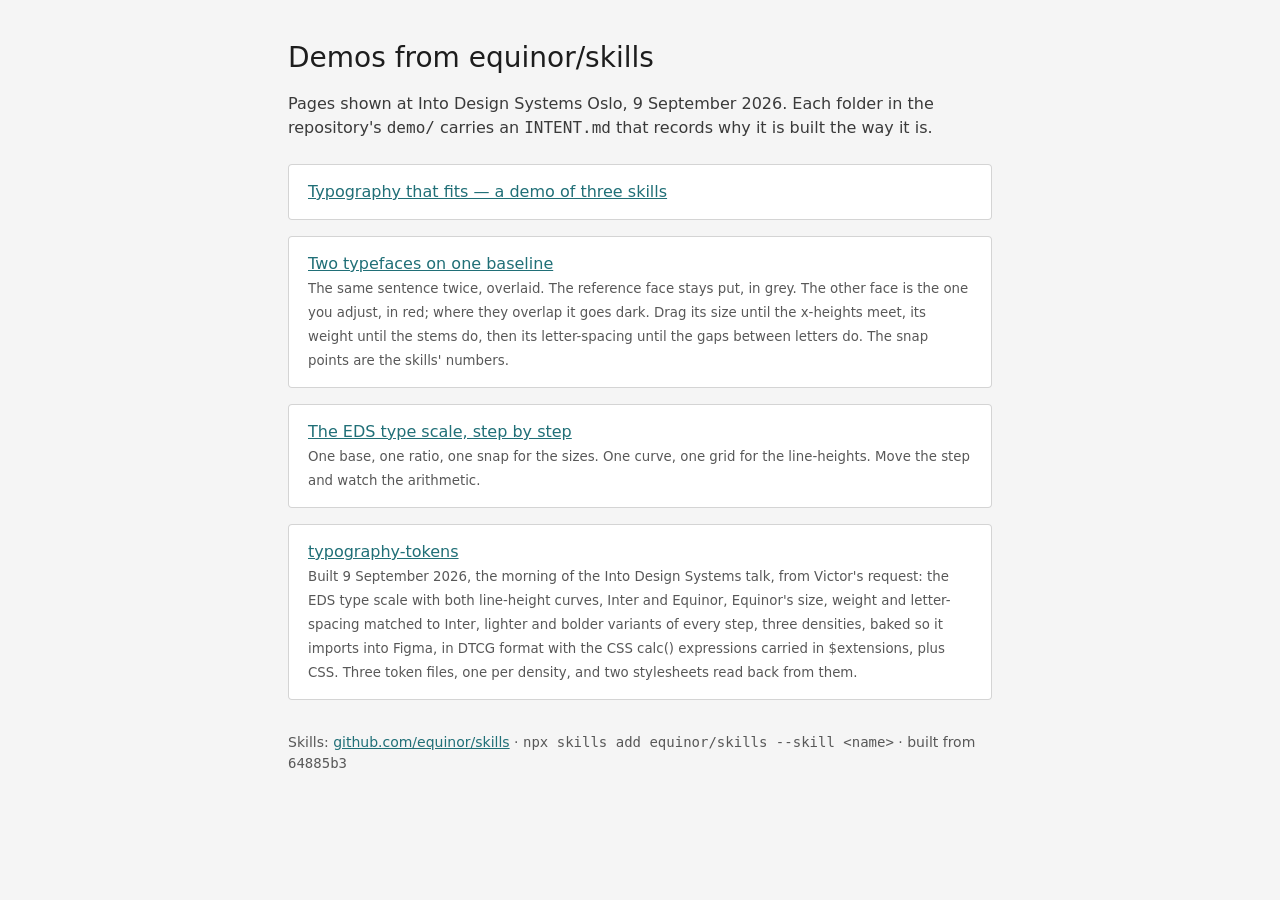
<file: index.html>
<!doctype html>
<html lang="en">
<head>
<meta charset="utf-8">
<meta name="viewport" content="width=device-width, initial-scale=1">
<title>equinor/skills — demos</title>
<style>
  @font-face { font-family: Inter; src: url(https://cdn.eds.equinor.com/font/InterVariable.woff2) format("woff2-variations"); font-weight: 100 900; font-display: swap; }
  html { background: oklch(0.97 0 0); color: oklch(0.23 0 0); }
  body { margin: 0; font-family: Inter, system-ui, sans-serif; font-size: 1rem; line-height: 1.5; }
  main { max-width: 44rem; margin: 0 auto; padding: 2.5rem 2rem; }
  h1 { font-size: 1.75rem; line-height: 2.25rem; font-weight: 500; margin: 0 0 0.5rem; }
  p, li { color: oklch(0.35 0 0); }
  ul { padding: 0; list-style: none; display: grid; gap: 1rem; margin: 1.5rem 0; }
  li { padding: 1rem 1.25rem; background: oklch(0.999 0 0); border-radius: 4px; box-shadow: inset 0 0 0 1px oklch(0.87 0 0); }
  ul.files { gap: 0.5rem; }
  ul.files li { padding: 0.75rem 1rem; font-family: ui-monospace, monospace; font-size: 0.9375rem; }
  a { color: oklch(0.5 0.075 204.6); } a b { font-weight: 500; }
  small { color: oklch(0.46 0 0); font-family: Inter, system-ui, sans-serif; }
  ul.files small { margin-left: 0.5rem; }
  footer { margin-top: 2rem; font-size: 0.875rem; color: oklch(0.46 0 0); }
</style>
</head>
<body>
<main>
  <h1>Demos from equinor/skills</h1>
  <p>Pages shown at Into Design Systems Oslo, 9 September 2026. Each folder in the
     repository's <code>demo/</code> carries an <code>INTENT.md</code> that records why it is
     built the way it is.</p>
  <ul>
      <li><a href="typography/"><b>Typography that fits — a demo of three skills</b></a></li>
      <li><a href="typography-overlay/"><b>Two typefaces on one baseline</b></a><br><small>The same sentence twice, overlaid. The reference face stays put, in grey. The other face is the one you adjust, in red; where they overlap it goes dark. Drag its size until the x-heights meet, its weight until the stems do, then its letter-spacing until the gaps between letters do. The snap points are the skills&#x27; numbers.</small></li>
      <li><a href="typography-scale/"><b>The EDS type scale, step by step</b></a><br><small>One base, one ratio, one snap for the sizes. One curve, one grid for the line-heights. Move the step and watch the arithmetic.</small></li>
      <li><a href="typography-tokens/"><b>typography-tokens</b></a><br><small>Built 9 September 2026, the morning of the Into Design Systems talk, from Victor&#x27;s request: the EDS type scale with both line-height curves, Inter and Equinor, Equinor&#x27;s size, weight and letter-spacing matched to Inter, lighter and bolder variants of every step, three densities, baked so it imports into Figma, in DTCG format with the CSS calc() expressions carried in $extensions, plus CSS. Three token files, one per density, and two stylesheets read back from them.</small></li>
  </ul>
  <footer>Skills: <a href="https://github.com/equinor/skills">github.com/equinor/skills</a> ·
    <code>npx skills add equinor/skills --skill &lt;name&gt;</code> · built from <code>64885b3</code></footer>
</main>
</body>
</html>
</file>
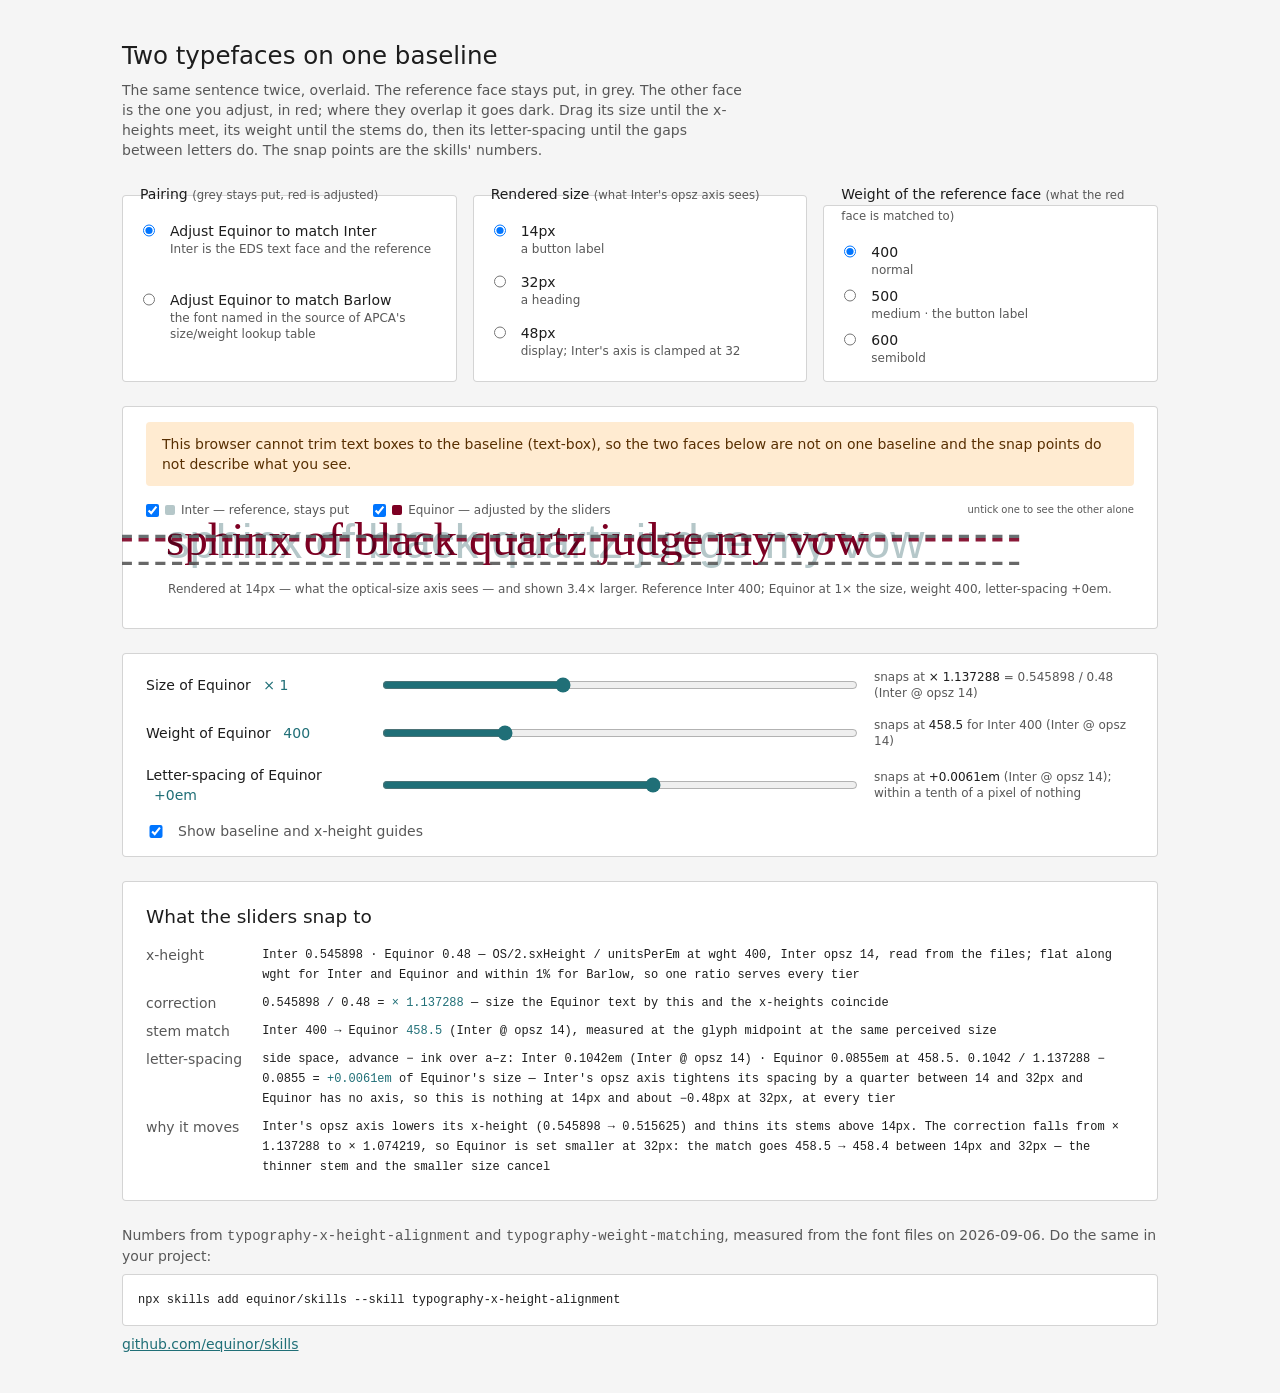
<file: typography-overlay/index.html>
<!doctype html>
<html lang="en">
<head>
<meta charset="utf-8">
<meta name="viewport" content="width=device-width, initial-scale=1">
<title>Two typefaces on one baseline</title>
<link rel="preconnect" href="https://fonts.googleapis.com">
<link rel="preconnect" href="https://fonts.gstatic.com" crossorigin>
<link rel="stylesheet" href="https://fonts.googleapis.com/css2?family=Barlow:wght@400;500;600&display=block">
<link rel="stylesheet" href="overlay.css">
</head>
<body>
<main class="stage">
  <header class="head">
    <h1>Two typefaces on one baseline</h1>
    <p class="hint">The same sentence twice, overlaid. The reference face stays put, in grey. The other face is the one you adjust, in red; where they overlap it goes dark. Drag its size until the x-heights meet, its weight until the stems do, then its letter-spacing until the gaps between letters do. The snap points are the skills' numbers.</p>
  </header>

  <section class="controls">
    <fieldset class="control">
      <legend class="control__label">Pairing <small>(grey stays put, red is adjusted)</small></legend>
      <label><input type="radio" name="ref" value="inter" checked> <span><b>Adjust Equinor to match Inter</b> <small>Inter is the EDS text face and the reference</small></span></label>
      <label><input type="radio" name="ref" value="barlow"> <span><b>Adjust Equinor to match Barlow</b> <small>the font named in the source of APCA's size/weight lookup table</small></span></label>
    </fieldset>
    <fieldset class="control">
      <legend class="control__label">Rendered size <small>(what Inter's opsz axis sees)</small></legend>
      <label><input type="radio" name="px" value="14" checked> <span><b>14px</b> <small>a button label</small></span></label>
      <label><input type="radio" name="px" value="32"> <span><b>32px</b> <small>a heading</small></span></label>
      <label><input type="radio" name="px" value="48"> <span><b>48px</b> <small>display; Inter's axis is clamped at 32</small></span></label>
    </fieldset>
    <fieldset class="control">
      <legend class="control__label">Weight of the reference face <small>(what the red face is matched to)</small></legend>
      <label><input type="radio" name="tier" value="400" checked> <span><b>400</b> <small>normal</small></span></label>
      <label><input type="radio" name="tier" value="500"> <span><b>500</b> <small>medium · the button label</small></span></label>
      <label><input type="radio" name="tier" value="600"> <span><b>600</b> <small>semibold</small></span></label>
    </fieldset>
  </section>

  <section class="surface overlay" id="overlay" data-guides="on" data-show-ref="on" data-show-target="on">
    <p class="key">
      <label class="key__ref"><input type="checkbox" id="show-ref" checked> <span id="key-ref">Inter — reference, stays put</span></label>
      <label class="key__target"><input type="checkbox" id="show-target" checked> <span id="key-target">Equinor — adjusted by the sliders</span></label>
      <small>untick one to see the other alone</small>
    </p>
    <div class="pair" id="pair">
      <span class="face face--ref" id="ref">sphinx of black quartz judge my vow</span>
      <span class="face face--target" id="target">sphinx of black quartz judge my vow</span>
      <i class="guide guide--baseline" aria-hidden="true"></i>
      <i class="guide guide--xref" id="xref" aria-hidden="true"></i>
      <i class="guide guide--xtarget" id="xtarget" aria-hidden="true"></i>
    </div>
    <p class="overlay__note" id="scale-note"></p>
  </section>

  <section class="sliders">
    <label class="slider">
      <span class="slider__label"><b id="size-label">Size of Equinor</b> <output id="size-out"></output></span>
      <input type="range" id="size" min="0.85" max="1.25" step="0.001" value="1">
      <span class="slider__snap" id="size-snap"></span>
    </label>
    <label class="slider">
      <span class="slider__label"><b id="weight-label">Weight of Equinor</b> <output id="weight-out"></output></span>
      <input type="range" id="weight" min="300" max="700" step="0.1" value="400">
      <span class="slider__snap" id="weight-snap"></span>
    </label>
    <label class="slider">
      <span class="slider__label"><b id="tracking-label">Letter-spacing of Equinor</b> <output id="tracking-out"></output></span>
      <input type="range" id="tracking" min="-0.04" max="0.03" step="0.0005" value="0">
      <span class="slider__snap" id="tracking-snap"></span>
    </label>
    <label class="check"><input type="checkbox" id="guides" checked> <span>Show baseline and x-height guides</span></label>
  </section>

  <section class="surface readout">
    <h2>What the sliders snap to</h2>
    <dl id="readout"></dl>
  </section>

  <footer class="foot">
    <p>Numbers from <code>typography-x-height-alignment</code> and <code>typography-weight-matching</code>, measured from the font files on 2026-09-06. Do the same in your project:</p>
    <pre><code>npx skills add equinor/skills --skill typography-x-height-alignment</code></pre>
    <p><a href="https://github.com/equinor/skills">github.com/equinor/skills</a></p>
  </footer>
</main>
<script src="overlay.js"></script>
</body>
</html>
</file>
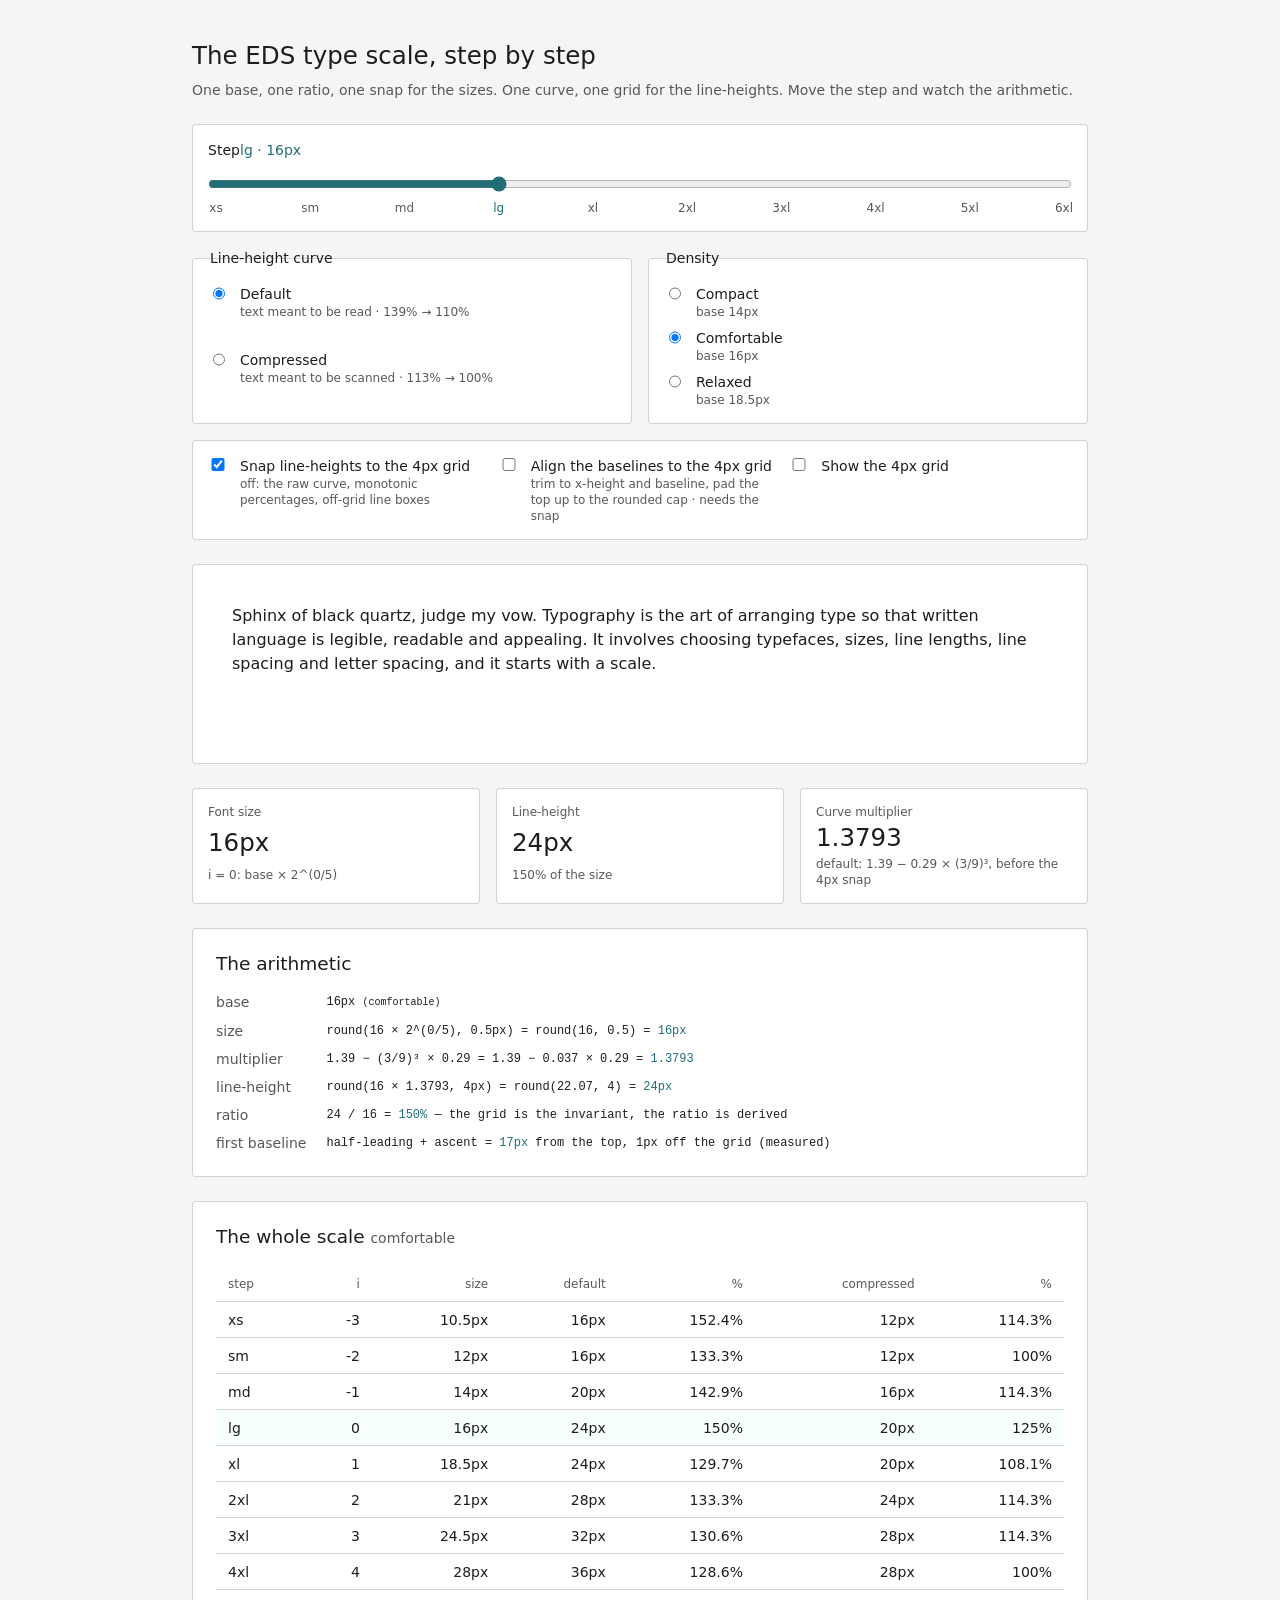
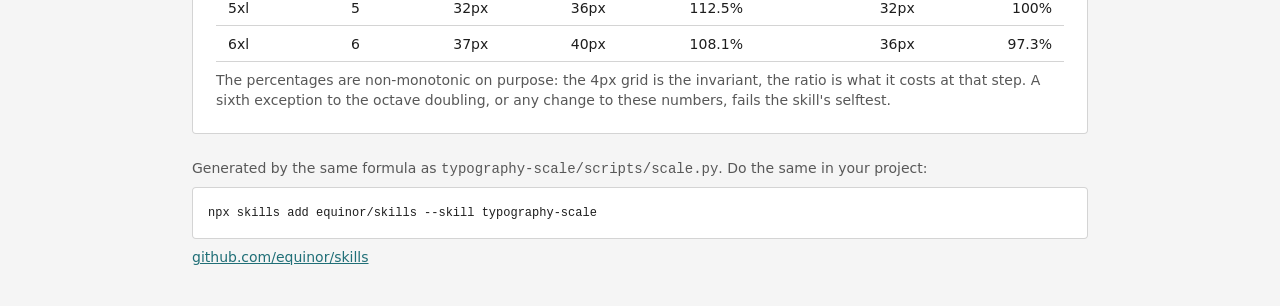
<file: typography-scale/index.html>
<!doctype html>
<html lang="en">
<head>
<meta charset="utf-8">
<meta name="viewport" content="width=device-width, initial-scale=1">
<title>The EDS type scale, step by step</title>
<link rel="stylesheet" href="explorer.css">
</head>
<body>
<main class="stage">
  <header class="head">
    <h1>The EDS type scale, step by step</h1>
    <p class="hint">One base, one ratio, one snap for the sizes. One curve, one grid for the line-heights. Move the step and watch the arithmetic.</p>
  </header>

  <section class="controls">
    <div class="control control--range">
      <label for="step" class="control__label">Step <output id="step-label">lg · 16px</output></label>
      <input type="range" id="step" min="0" max="9" value="3" step="1">
      <ol class="ticks" id="ticks"></ol>
    </div>
    <fieldset class="control">
      <legend class="control__label">Line-height curve</legend>
      <label><input type="radio" name="curve" value="default" checked> <span><b>Default</b> <small>text meant to be read · 139% → 110%</small></span></label>
      <label><input type="radio" name="curve" value="compressed"> <span><b>Compressed</b> <small>text meant to be scanned · 113% → 100%</small></span></label>
    </fieldset>
    <fieldset class="control">
      <legend class="control__label">Density</legend>
      <label><input type="radio" name="density" value="compact"> <span><b>Compact</b> <small>base 14px</small></span></label>
      <label><input type="radio" name="density" value="comfortable" checked> <span><b>Comfortable</b> <small>base 16px</small></span></label>
      <label><input type="radio" name="density" value="relaxed"> <span><b>Relaxed</b> <small>base 18.5px</small></span></label>
    </fieldset>
    <div class="control control--checks">
      <label><input type="checkbox" id="snap" checked> <span><b>Snap line-heights to the 4px grid</b> <small>off: the raw curve, monotonic percentages, off-grid line boxes</small></span></label>
      <label><input type="checkbox" id="baseline"> <span><b>Align the baselines to the 4px grid</b> <small>trim to x-height and baseline, pad the top up to the rounded cap · needs the snap</small></span></label>
      <label><input type="checkbox" id="guides"> <span><b>Show the 4px grid</b></span></label>
    </div>
  </section>

  <section class="preview surface" id="preview" data-guides="off" data-baseline="off">
    <p id="sample">Sphinx of black quartz, judge my vow. Typography is the art of arranging type so that written language is legible, readable and appealing. It involves choosing typefaces, sizes, line lengths, line spacing and letter spacing, and it starts with a scale.</p>
  </section>

  <section class="tiles">
    <div class="tile"><span class="tile__label">Font size</span><output class="tile__value" id="t-size">16px</output><span class="tile__note" id="t-size-note">step 0 of the octave</span></div>
    <div class="tile"><span class="tile__label">Line-height</span><output class="tile__value" id="t-lh">24px</output><span class="tile__note" id="t-lh-note">150% of the size</span></div>
    <div class="tile"><span class="tile__label">Curve multiplier</span><output class="tile__value" id="t-mult">1.379</output><span class="tile__note" id="t-mult-note"></span></div>
  </section>

  <section class="breakdown surface">
    <h2>The arithmetic</h2>
    <dl id="breakdown"></dl>
  </section>

  <section class="table surface">
    <h2>The whole scale <small id="table-density">comfortable</small></h2>
    <table id="table">
      <thead><tr><th>step</th><th>i</th><th>size</th><th>default</th><th>%</th><th>compressed</th><th>%</th></tr></thead>
      <tbody></tbody>
    </table>
    <p class="hint">The percentages are non-monotonic on purpose: the 4px grid is the invariant, the ratio is what it costs at that step. A sixth exception to the octave doubling, or any change to these numbers, fails the skill's selftest.</p>
  </section>

  <footer class="foot">
    <p>Generated by the same formula as <code>typography-scale/scripts/scale.py</code>. Do the same in your project:</p>
    <pre><code>npx skills add equinor/skills --skill typography-scale</code></pre>
    <p><a href="https://github.com/equinor/skills">github.com/equinor/skills</a></p>
  </footer>
</main>
<script src="explorer.js"></script>
</body>
</html>
</file>
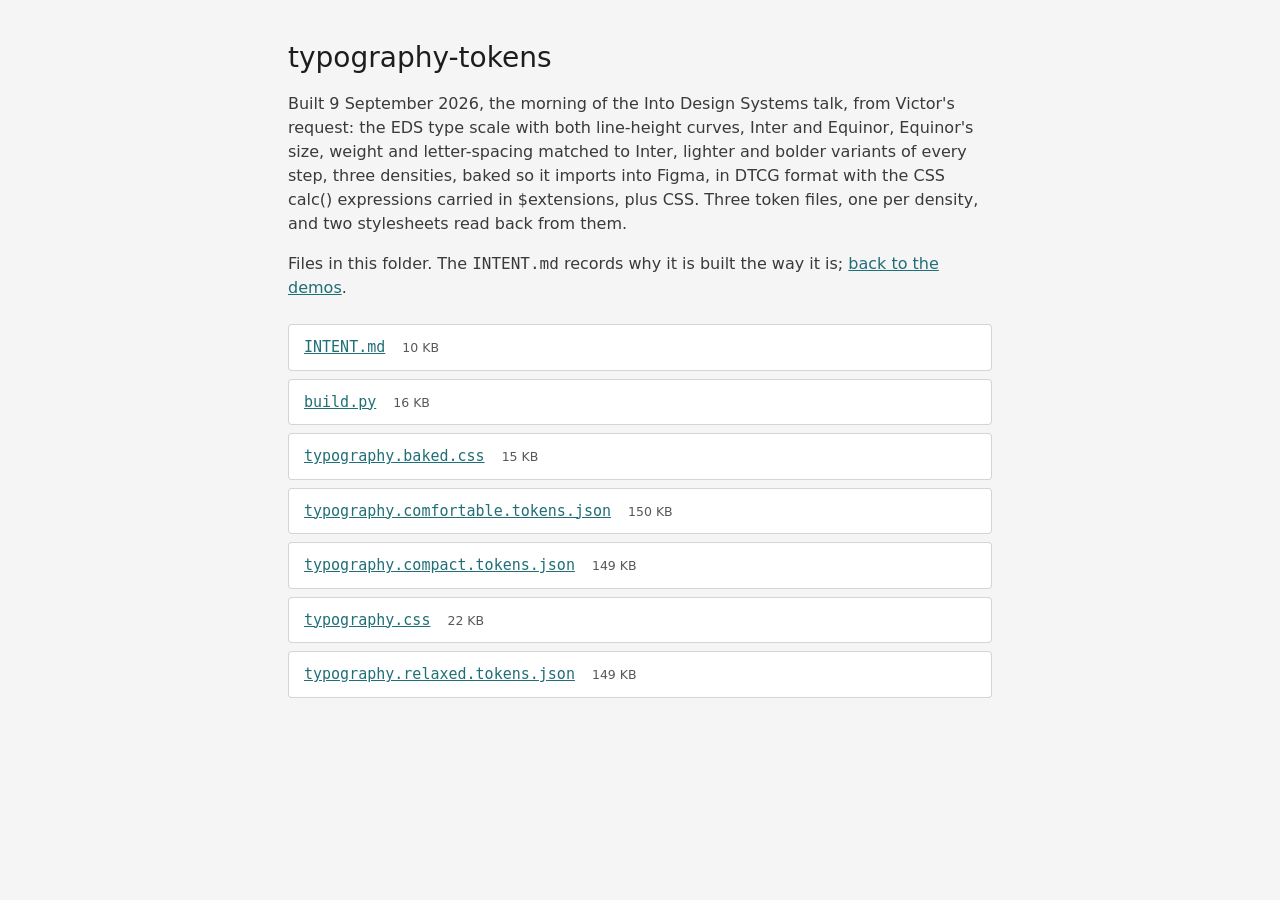
<file: typography-tokens/index.html>
<!doctype html>
<html lang="en">
<head>
<meta charset="utf-8">
<meta name="viewport" content="width=device-width, initial-scale=1">
<title>typography-tokens — equinor/skills</title>
<style>
  @font-face { font-family: Inter; src: url(https://cdn.eds.equinor.com/font/InterVariable.woff2) format("woff2-variations"); font-weight: 100 900; font-display: swap; }
  html { background: oklch(0.97 0 0); color: oklch(0.23 0 0); }
  body { margin: 0; font-family: Inter, system-ui, sans-serif; font-size: 1rem; line-height: 1.5; }
  main { max-width: 44rem; margin: 0 auto; padding: 2.5rem 2rem; }
  h1 { font-size: 1.75rem; line-height: 2.25rem; font-weight: 500; margin: 0 0 0.5rem; }
  p, li { color: oklch(0.35 0 0); }
  ul { padding: 0; list-style: none; display: grid; gap: 1rem; margin: 1.5rem 0; }
  li { padding: 1rem 1.25rem; background: oklch(0.999 0 0); border-radius: 4px; box-shadow: inset 0 0 0 1px oklch(0.87 0 0); }
  ul.files { gap: 0.5rem; }
  ul.files li { padding: 0.75rem 1rem; font-family: ui-monospace, monospace; font-size: 0.9375rem; }
  a { color: oklch(0.5 0.075 204.6); } a b { font-weight: 500; }
  small { color: oklch(0.46 0 0); font-family: Inter, system-ui, sans-serif; }
  ul.files small { margin-left: 0.5rem; }
  footer { margin-top: 2rem; font-size: 0.875rem; color: oklch(0.46 0 0); }
</style>
</head>
<body>
<main>
  <h1>typography-tokens</h1>
  <p>Built 9 September 2026, the morning of the Into Design Systems talk, from Victor&#x27;s request: the EDS type scale with both line-height curves, Inter and Equinor, Equinor&#x27;s size, weight and letter-spacing matched to Inter, lighter and bolder variants of every step, three densities, baked so it imports into Figma, in DTCG format with the CSS calc() expressions carried in $extensions, plus CSS. Three token files, one per density, and two stylesheets read back from them.</p>
  <p>Files in this folder. The <code>INTENT.md</code> records why it is built the way it is;
     <a href="../">back to the demos</a>.</p>
  <ul class="files">
      <li><a href="INTENT.md">INTENT.md</a> <small>10 KB</small></li>
      <li><a href="build.py">build.py</a> <small>16 KB</small></li>
      <li><a href="typography.baked.css">typography.baked.css</a> <small>15 KB</small></li>
      <li><a href="typography.comfortable.tokens.json">typography.comfortable.tokens.json</a> <small>150 KB</small></li>
      <li><a href="typography.compact.tokens.json">typography.compact.tokens.json</a> <small>149 KB</small></li>
      <li><a href="typography.css">typography.css</a> <small>22 KB</small></li>
      <li><a href="typography.relaxed.tokens.json">typography.relaxed.tokens.json</a> <small>149 KB</small></li>
  </ul>
</main>
</body>
</html>
</file>
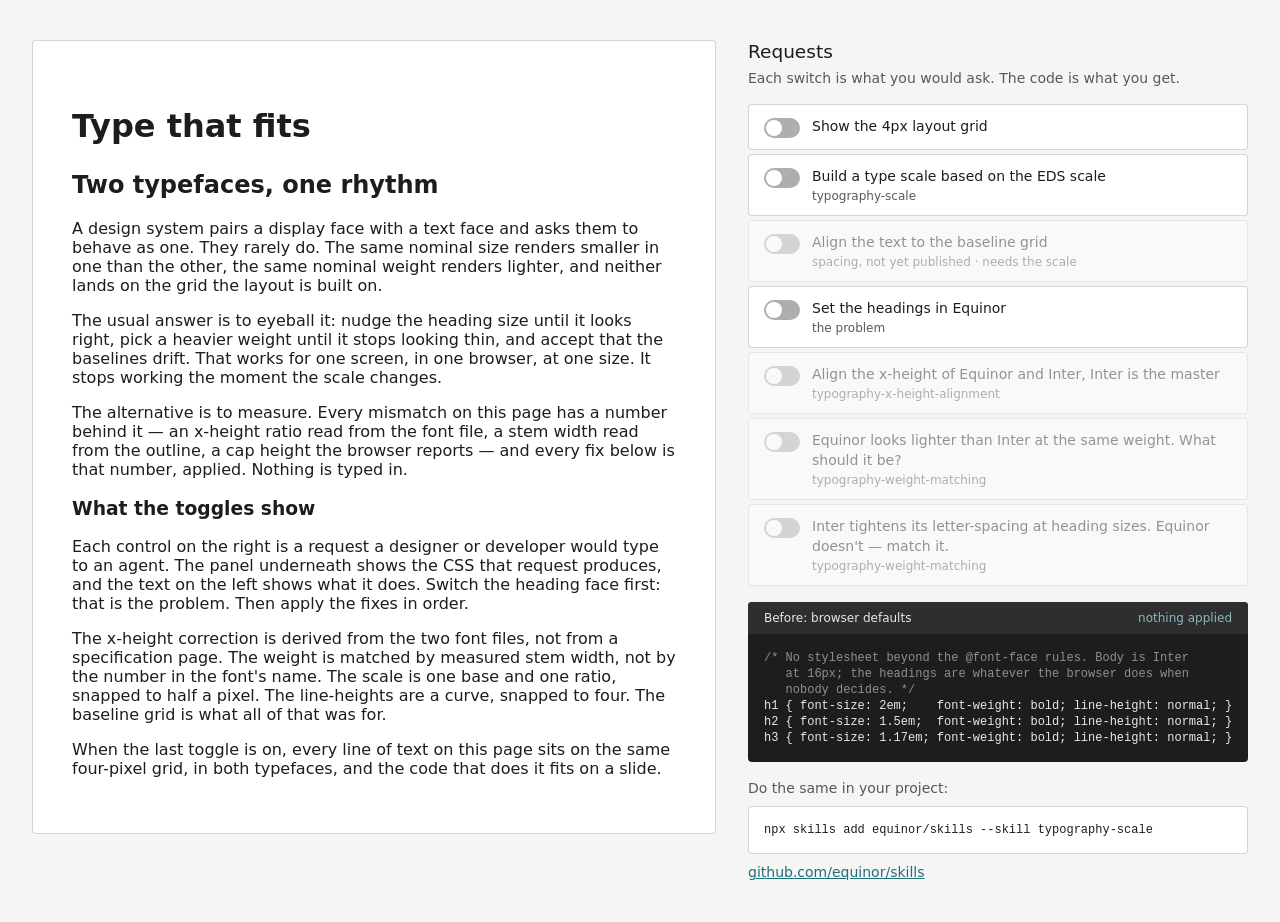
<file: typography/index.html>
<!doctype html>
<html lang="en">
<head>
<meta charset="utf-8">
<meta name="viewport" content="width=device-width, initial-scale=1">
<title>Typography that fits — a demo of three skills</title>
<link rel="stylesheet" href="demo.css">
</head>
<body>
<main class="stage">

  <article class="surface" id="article" data-guides="off" data-swap="off" data-xheight="off" data-weight="off" data-scale="off" data-baseline="off">
    <h1>Type that fits</h1>
    <h2>Two typefaces, one rhythm</h2>
    <p class="lead">A design system pairs a display face with a text face and asks them to behave as one. They rarely do. The same nominal size renders smaller in one than the other, the same nominal weight renders lighter, and neither lands on the grid the layout is built on.</p>
    <p>The usual answer is to eyeball it: nudge the heading size until it looks right, pick a heavier weight until it stops looking thin, and accept that the baselines drift. That works for one screen, in one browser, at one size. It stops working the moment the scale changes.</p>
    <p>The alternative is to measure. Every mismatch on this page has a number behind it — an x-height ratio read from the font file, a stem width read from the outline, a cap height the browser reports — and every fix below is that number, applied. Nothing is typed in.</p>
    <h3>What the toggles show</h3>
    <p>Each control on the right is a request a designer or developer would type to an agent. The panel underneath shows the CSS that request produces, and the text on the left shows what it does. Switch the heading face first: that is the problem. Then apply the fixes in order.</p>
    <p>The x-height correction is derived from the two font files, not from a specification page. The weight is matched by measured stem width, not by the number in the font's name. The scale is one base and one ratio, snapped to half a pixel. The line-heights are a curve, snapped to four. The baseline grid is what all of that was for.</p>
    <p>When the last toggle is on, every line of text on this page sits on the same four-pixel grid, in both typefaces, and the code that does it fits on a slide.</p>
  </article>

  <aside class="panel">
    <header class="panel__head">
      <h2 class="panel__title">Requests</h2>
      <p class="panel__hint">Each switch is what you would ask. The code is what you get.</p>
    </header>

    <ul class="controls">
      <li><label><input type="checkbox" data-control="guides"> <span><b>Show the 4px layout grid</b></span></label></li>
      <li><label><input type="checkbox" data-control="scale"> <span><b>Build a type scale based on the EDS scale</b> <small>typography-scale</small></span></label></li>
      <li><label><input type="checkbox" data-control="baseline" disabled> <span><b>Align the text to the baseline grid</b> <small>spacing, not yet published · needs the scale</small></span></label></li>
      <li><label><input type="checkbox" data-control="swap"> <span><b>Set the headings in Equinor</b> <small>the problem</small></span></label></li>
      <li><label><input type="checkbox" data-control="xheight" disabled> <span><b>Align the x-height of Equinor and Inter, Inter is the master</b> <small>typography-x-height-alignment</small></span></label></li>
      <li><label><input type="checkbox" data-control="weight" disabled> <span><b>Equinor looks lighter than Inter at the same weight. What should it be?</b> <small>typography-weight-matching</small></span></label></li>
      <li><label><input type="checkbox" data-control="tracking" disabled> <span><b>Inter tightens its letter-spacing at heading sizes. Equinor doesn't — match it.</b> <small>typography-weight-matching</small></span></label></li>
    </ul>

    <section class="code" aria-live="polite">
      <div class="code__bar"><span id="code-title">Before: browser defaults</span><span class="code__state" id="code-state">nothing applied</span></div>
      <pre id="code"><code>/* No stylesheet beyond the @font-face rules. Body is Inter
   at 16px; the headings are whatever the browser does when
   nobody decides. */
h1 { font-size: 2em;    font-weight: bold; line-height: normal; }
h2 { font-size: 1.5em;  font-weight: bold; line-height: normal; }
h3 { font-size: 1.17em; font-weight: bold; line-height: normal; }</code></pre>
    </section>

    <footer class="panel__foot">
      <p>Do the same in your project:</p>
      <pre><code>npx skills add equinor/skills --skill typography-scale</code></pre>
      <p><a href="https://github.com/equinor/skills">github.com/equinor/skills</a></p>
    </footer>
  </aside>

</main>
<script src="demo.js"></script>
</body>
</html>
</file>
<file: typography-overlay/overlay.css>
/* Overlay demo — equinor/skills, demo/typography-overlay. Same tokens as the
 * other demos. Inter and Equinor from the EDS CDN (raw files, no size-adjust);
 * Barlow from Google Fonts (SIL OFL). Nothing is bundled. */
@font-face { font-family: Inter; src: url(https://cdn.eds.equinor.com/font/InterVariable.woff2) format("woff2-variations"); font-weight: 100 900; font-display: block; }
@font-face { font-family: Equinor; src: url(https://cdn.eds.equinor.com/font/EquinorVariable-VF.woff2) format("woff2-variations"); font-weight: 300 700; font-display: block; }
@font-face { font-family: CommitMono; src: url(https://cdn.eds.equinor.com/font/CommitMonoV143-VF.woff2) format("woff2-variations"); font-weight: 1 999; font-display: swap; }

:root {
  --color-canvas: oklch(0.97 0 0); --color-surface: oklch(0.999 0 0);
  --color-border-subtle: oklch(0.87 0 0); --color-border-medium: oklch(0.75 0 0);
  --color-text-subtle: oklch(0.46 0 0); --color-text-strong: oklch(0.23 0 0);
  --color-accent: oklch(0.5 0.075 204.6); --color-accent-surface: oklch(0.999 0.01 184.6);
  --color-ref: #B5C7C9;                     /* the reference stays put: pale grey-blue, quiet under the red (Victor, 8 Sept) */
  --color-target: #7D0023;                  /* the adjusted face: deep red; multiply on white → dark where they overlap */
  --space-xs: 8px; --space-sm: 12px; --space-md: 16px; --space-lg: 20px; --space-xl: 24px; --space-2xl: 32px; --space-3xl: 40px;
  --radius: 4px;
  --_base: 1rem;
  --font-size-sm: round(calc(var(--_base) * pow(2, -2/5)), 0.03125rem);
  --font-size-md: round(calc(var(--_base) * pow(2, -1/5)), 0.03125rem);
  --font-size-xl: round(calc(var(--_base) * pow(2, 1/5)), 0.03125rem);
  --font-size-3xl: round(calc(var(--_base) * pow(2, 3/5)), 0.03125rem);
  --line-height-sm: round(calc(var(--font-size-sm) * (1.39 - pow(1/9, 3) * 0.29)), 4px);
  --line-height-md: round(calc(var(--font-size-md) * (1.39 - pow(2/9, 3) * 0.29)), 4px);
  --line-height-xl: round(calc(var(--font-size-xl) * (1.39 - pow(4/9, 3) * 0.29)), 4px);
  --line-height-3xl: round(calc(var(--font-size-3xl) * (1.39 - pow(6/9, 3) * 0.29)), 4px);
}
*, *::before, *::after { box-sizing: border-box; }
html { background: var(--color-canvas); color: var(--color-text-strong); }
body { margin: 0; font-family: Inter, system-ui, sans-serif; font-size: var(--font-size-md); line-height: var(--line-height-md); }
.stage { max-width: 1100px; margin: 0 auto; padding: var(--space-3xl) var(--space-2xl); display: grid; gap: var(--space-xl); }
h1 { margin: 0; font-size: var(--font-size-3xl); line-height: var(--line-height-3xl); font-weight: 500; }
h2 { margin: 0 0 var(--space-md); font-size: var(--font-size-xl); line-height: var(--line-height-xl); font-weight: 500; }
.hint { margin: var(--space-xs) 0 0; color: var(--color-text-subtle); max-width: 70ch; }
.surface { position: relative; background: var(--color-surface); box-shadow: inset 0 0 0 1px var(--color-border-subtle); border-radius: var(--radius); padding: var(--space-xl); }

.controls { display: grid; grid-template-columns: repeat(3, 1fr); gap: var(--space-md); }
.control { display: grid; gap: var(--space-xs); padding: var(--space-md); background: var(--color-surface); box-shadow: inset 0 0 0 1px var(--color-border-subtle); border-radius: var(--radius); margin: 0; border: 0; }
.control__label { font-weight: 500; } .control__label small { color: var(--color-text-subtle); font-weight: 400; }
.control label { display: grid; grid-template-columns: 20px 1fr; gap: var(--space-sm); align-items: start; cursor: pointer; }
.control label b { font-weight: 500; }
.control label small { display: block; color: var(--color-text-subtle); font-size: var(--font-size-sm); line-height: var(--line-height-sm); }

/* the overlay: two faces, one baseline. text-box trims each box to cap top and
   baseline, so aligning the bottoms aligns the baselines. */
.overlay { padding: var(--space-md) var(--space-xl) var(--space-2xl); overflow: hidden; }
/* text-box is the mechanism, not a refinement: without it the two boxes meet on
   their content-box bottoms, which are not baselines. Chrome 133, Safari 18.2 and
   Firefox 154 trim; anything older is told so instead of shown a wrong lesson. */
.overlay__warn { margin: 0 0 var(--space-md); padding: var(--space-sm) var(--space-md); border-radius: var(--radius); background: oklch(0.96 0.05 60); color: oklch(0.35 0.08 60); font-size: var(--font-size-sm); line-height: var(--line-height-sm); }
@supports not (text-box: trim-both cap alphabetic) {
  .overlay::before { content: "This browser cannot trim text boxes to the baseline (text-box), so the two faces below are not on one baseline and the snap points do not describe what you see."; display: block; margin: 0 0 var(--space-md); padding: var(--space-sm) var(--space-md); border-radius: var(--radius); background: oklch(0.96 0.05 60); color: oklch(0.35 0.08 60); }
}
.key { margin: 0 0 var(--space-xl); display: flex; gap: var(--space-xl); align-items: center; font-size: var(--font-size-sm); line-height: var(--line-height-sm); color: var(--color-text-subtle); }
.key label { display: inline-flex; align-items: center; gap: 6px; cursor: pointer; }
.key input { margin: 0; }
.key label span::before { content: ""; display: inline-block; width: 10px; height: 10px; border-radius: 2px; margin-right: 6px; vertical-align: -1px; }
.key__ref span::before { background: var(--color-ref); }
.key__target span::before { background: var(--color-target); }
.key label:has(input:not(:checked)) span { text-decoration: line-through; }
.key small { margin-left: auto; }
/* the reference face is in flow and gives the pair its width and (trimmed)
   height; the target is absolute at the same bottom edge, i.e. the same baseline */
.pair { position: relative; width: max-content; margin: 0 auto; transform-origin: bottom left; }
.face {
  display: block; white-space: nowrap;
  font-weight: var(--_weight, 400); font-size: 1em; line-height: 1;
  text-box: trim-both cap alphabetic;
  mix-blend-mode: multiply;
}
.face--ref { position: relative; color: var(--color-ref); font-family: var(--_ref-family, Inter), Inter, sans-serif; }
.face--target { position: absolute; left: 0; bottom: 0; color: var(--color-target); font-family: var(--_target-family, Equinor); font-size: calc(1em * var(--_scale, 1)); font-weight: var(--_target-weight, 400); letter-spacing: calc(var(--_target-tracking, 0) * 1em); }
.guide { position: absolute; left: -2em; right: -2em; height: 0; border-top: 1px dashed; pointer-events: none; opacity: 0.9; }
.guide--baseline { bottom: 0; border-color: var(--color-text-subtle); }
.guide--xref { bottom: var(--_x-ref, 0); border-color: color-mix(in oklch, var(--color-ref), black 40%); }   /* the pale face colour, darkened so a 1px line reads */
.guide--xtarget { bottom: var(--_x-target, 0); border-color: var(--color-target); }
.overlay[data-guides="off"] .guide { display: none; }
/* a hidden face keeps its box (the reference gives the pair its size); its
   x-height guide goes with it, the baseline stays */
.overlay[data-show-ref="off"] :is(.face--ref, .guide--xref) { visibility: hidden; }
.overlay[data-show-target="off"] :is(.face--target, .guide--xtarget) { visibility: hidden; }
.overlay__note { margin: var(--space-md) 0 0; color: var(--color-text-subtle); font-size: var(--font-size-sm); line-height: var(--line-height-sm); text-align: center; }

.sliders { display: grid; gap: var(--space-md); padding: var(--space-md) var(--space-xl); background: var(--color-surface); box-shadow: inset 0 0 0 1px var(--color-border-subtle); border-radius: var(--radius); }
.slider { display: grid; grid-template-columns: 220px 1fr 260px; gap: var(--space-md); align-items: center; }
.slider__label b { font-weight: 500; } .slider__label output { color: var(--color-accent); font-variant-numeric: tabular-nums; margin-left: var(--space-xs); }
.slider__snap { color: var(--color-text-subtle); font-size: var(--font-size-sm); line-height: var(--line-height-sm); font-variant-numeric: tabular-nums; }
.slider__snap b { color: var(--color-text-strong); font-weight: 500; }
input[type="range"] { width: 100%; accent-color: var(--color-accent); margin: 0; }
input[type="range"].snapped { accent-color: oklch(0.45 0.15 145); }
.check { display: grid; grid-template-columns: 20px 1fr; gap: var(--space-sm); align-items: center; color: var(--color-text-subtle); cursor: pointer; }
.check input { margin: 0; }

.readout dl { margin: 0; display: grid; grid-template-columns: max-content 1fr; gap: var(--space-xs) var(--space-lg); }
.readout dt { color: var(--color-text-subtle); }
.readout dd { margin: 0; font-family: CommitMono, ui-monospace, monospace; font-size: var(--font-size-sm); line-height: var(--line-height-md); font-variant-numeric: tabular-nums; }
.readout dd b { color: var(--color-accent); font-weight: 500; }
.foot { color: var(--color-text-subtle); display: grid; gap: var(--space-xs); }
.foot p { margin: 0; }
.foot pre { margin: 0; padding: var(--space-md); background: var(--color-surface); box-shadow: inset 0 0 0 1px var(--color-border-subtle); border-radius: var(--radius); color: var(--color-text-strong); font-family: CommitMono, ui-monospace, monospace; font-size: var(--font-size-sm); }
.foot a { color: var(--color-accent); }
@media (max-width: 800px) { .controls { grid-template-columns: 1fr; } .slider { grid-template-columns: 1fr; } }
</file>
<file: typography-scale/explorer.css>
/* Scale explorer — equinor/skills, demo/typography-scale. Same tokens as the
 * typography demo: EDS palette steps (Gray and Moss Green from the palette
 * generator), the EDS spacing ladder, Inter and CommitMono from the CDN. */
@font-face { font-family: Inter; src: url(https://cdn.eds.equinor.com/font/InterVariable.woff2) format("woff2-variations"); font-weight: 100 900; font-display: block; }
@font-face { font-family: CommitMono; src: url(https://cdn.eds.equinor.com/font/CommitMonoV143-VF.woff2) format("woff2-variations"); font-weight: 1 999; font-display: swap; }

:root {
  --color-canvas: oklch(0.97 0 0); --color-surface: oklch(0.999 0 0); --color-muted: oklch(0.91 0 0);
  --color-border-subtle: oklch(0.87 0 0); --color-border-medium: oklch(0.75 0 0);
  --color-text-subtle: oklch(0.46 0 0); --color-text-strong: oklch(0.23 0 0);
  --color-accent: oklch(0.5 0.075 204.6); --color-accent-surface: oklch(0.999 0.01 184.6);
  --color-guide: oklch(0.5 0.075 204.6 / 0.09); --color-guide-edge: oklch(0.5 0.075 204.6 / 0.3);
  --space-xs: 8px; --space-sm: 12px; --space-md: 16px; --space-lg: 20px; --space-xl: 24px; --space-2xl: 32px; --space-3xl: 40px;
  --radius: 4px;
  --_base: 1rem;
  --font-size-sm: round(calc(var(--_base) * pow(2, -2/5)), 0.03125rem);
  --font-size-md: round(calc(var(--_base) * pow(2, -1/5)), 0.03125rem);
  --font-size-lg: var(--_base);
  --font-size-xl: round(calc(var(--_base) * pow(2, 1/5)), 0.03125rem);
  --font-size-3xl: round(calc(var(--_base) * pow(2, 3/5)), 0.03125rem);
  --line-height-sm: round(calc(var(--font-size-sm) * (1.39 - pow(1/9, 3) * 0.29)), 4px);
  --line-height-md: round(calc(var(--font-size-md) * (1.39 - pow(2/9, 3) * 0.29)), 4px);
  --line-height-lg: round(calc(var(--font-size-lg) * (1.39 - pow(3/9, 3) * 0.29)), 4px);
  --line-height-xl: round(calc(var(--font-size-xl) * (1.39 - pow(4/9, 3) * 0.29)), 4px);
  --line-height-3xl: round(calc(var(--font-size-3xl) * (1.39 - pow(6/9, 3) * 0.29)), 4px);
}
*, *::before, *::after { box-sizing: border-box; }
html { background: var(--color-canvas); color: var(--color-text-strong); }
body { margin: 0; font-family: Inter, system-ui, sans-serif; font-size: var(--font-size-md); line-height: var(--line-height-md); }
.stage { max-width: 960px; margin: 0 auto; padding: var(--space-3xl) var(--space-2xl); display: grid; gap: var(--space-xl); }
h1 { margin: 0; font-size: var(--font-size-3xl); line-height: var(--line-height-3xl); font-weight: 500; }
h2 { margin: 0 0 var(--space-md); font-size: var(--font-size-xl); line-height: var(--line-height-xl); font-weight: 500; }
h2 small { color: var(--color-text-subtle); font-weight: 400; font-size: var(--font-size-md); }
.hint { margin: var(--space-xs) 0 0; color: var(--color-text-subtle); }
.surface { position: relative; background: var(--color-surface); box-shadow: inset 0 0 0 1px var(--color-border-subtle); border-radius: var(--radius); padding: var(--space-xl); }

.controls { display: grid; grid-template-columns: 1fr 1fr; gap: var(--space-md); }
.control { display: grid; gap: var(--space-xs); padding: var(--space-md); background: var(--color-surface); box-shadow: inset 0 0 0 1px var(--color-border-subtle); border-radius: var(--radius); margin: 0; border: 0; }
.control--range { grid-column: 1 / -1; }
.control__label { font-weight: 500; }
.control__label output { color: var(--color-accent); font-variant-numeric: tabular-nums; }
.control label { display: grid; grid-template-columns: 20px 1fr; gap: var(--space-sm); align-items: start; cursor: pointer; }
.control label b { font-weight: 500; }
.control label small { display: block; color: var(--color-text-subtle); font-size: var(--font-size-sm); line-height: var(--line-height-sm); }
.control--checks { grid-column: 1 / -1; grid-template-columns: 1fr 1fr 1fr; }
.control--checks label:has(input:disabled) { opacity: 0.45; cursor: not-allowed; }
.control--checks input { margin: 2px 0 0; }
@media (max-width: 700px) { .control--checks { grid-template-columns: 1fr; } }
input[type="range"] { width: 100%; accent-color: var(--color-accent); margin: var(--space-xs) 0 0; }
/* Tick labels sit under the thumb centres. The UA thumb is about 16px wide
   in Chrome and Safari, so its centre runs from ~8px to (100% − ~8px); the
   8px inset is that approximation, not a styled guarantee. */
.ticks { list-style: none; margin: 0 8px; padding: 0; position: relative; height: var(--line-height-sm); font-size: var(--font-size-sm); line-height: var(--line-height-sm); color: var(--color-text-subtle); font-variant-numeric: tabular-nums; }
.ticks li { position: absolute; left: calc(var(--i) / 9 * 100%); translate: -50% 0; }
.ticks button { all: unset; cursor: pointer; padding: 0 2px; }
.ticks button:focus-visible { outline: 2px solid var(--color-accent); outline-offset: 2px; border-radius: 2px; }
.ticks li[aria-current="true"] button { color: var(--color-accent); font-weight: 500; }


.preview { padding: var(--space-3xl); min-height: 200px; }
.preview p { margin: 0; }
/* spacing-baseline-grid: the block ends on its last baseline and the first
   baseline sits at the rounded cap height from the top — a multiple of 4. */
@supports (text-box: trim-both ex alphabetic) {
  .preview[data-baseline="on"] p {
    text-box: trim-both ex alphabetic;
    padding-top: calc(round(1cap, 4px) - 1ex);
    padding-bottom: 0;
  }
}
.preview[data-guides="on"]::after {
  content: ""; pointer-events: none; position: absolute; inset: 0; border-radius: inherit;
  background-image:
    linear-gradient(to right, transparent var(--space-3xl), var(--color-guide-edge) var(--space-3xl), var(--color-guide-edge) calc(var(--space-3xl) + 1px), transparent calc(var(--space-3xl) + 1px)),
    repeating-linear-gradient(to bottom, var(--color-guide) 0, var(--color-guide) 1px, transparent 1px, transparent 4px);
}

.tiles { display: grid; grid-template-columns: repeat(3, 1fr); gap: var(--space-md); }
.tile { display: grid; gap: 2px; padding: var(--space-md); background: var(--color-surface); box-shadow: inset 0 0 0 1px var(--color-border-subtle); border-radius: var(--radius); }
.tile__label { color: var(--color-text-subtle); font-size: var(--font-size-sm); line-height: var(--line-height-sm); }
.tile__value { font-size: var(--font-size-3xl); line-height: var(--line-height-3xl); font-weight: 500; font-variant-numeric: tabular-nums; }
.tile__note { color: var(--color-text-subtle); font-size: var(--font-size-sm); line-height: var(--line-height-sm); }

.breakdown dl { margin: 0; display: grid; grid-template-columns: max-content 1fr; gap: var(--space-xs) var(--space-lg); }
.breakdown dt { color: var(--color-text-subtle); }
.breakdown dd { margin: 0; font-family: CommitMono, ui-monospace, monospace; font-size: var(--font-size-sm); line-height: var(--line-height-md); font-variant-numeric: tabular-nums; }
.breakdown dd b { color: var(--color-accent); font-weight: 500; }

table { width: 100%; border-collapse: collapse; font-variant-numeric: tabular-nums; }
th, td { text-align: right; padding: var(--space-xs) var(--space-sm); box-shadow: inset 0 -1px 0 var(--color-border-subtle); }
th:first-child, td:first-child { text-align: left; }
th { color: var(--color-text-subtle); font-weight: 500; font-size: var(--font-size-sm); }
tr[aria-current] td { background: var(--color-accent-surface); }
.foot { color: var(--color-text-subtle); display: grid; gap: var(--space-xs); }
.foot p { margin: 0; }
.foot pre { margin: 0; padding: var(--space-md); background: var(--color-surface); box-shadow: inset 0 0 0 1px var(--color-border-subtle); border-radius: var(--radius); color: var(--color-text-strong); font-family: CommitMono, ui-monospace, monospace; font-size: var(--font-size-sm); }
.foot a { color: var(--color-accent); }
@media (max-width: 700px) { .controls, .tiles { grid-template-columns: 1fr; } }
</file>
<file: typography/demo.css>
/* Typography demo — equinor/skills, demo/typography.
 * The article on the left runs the CSS the panel on the right shows. Every
 * number below was emitted by one of the typography skills; see the code
 * panel for which one. Design tokens are the EDS palette (Gray and Moss Green
 * from the palette generator) and the EDS spacing ladder. */

/* ---- fonts: raw files from the CDN, no size-adjust, so the "before" is honest */
@font-face {
  font-family: Inter;
  src: url(https://cdn.eds.equinor.com/font/InterVariable.woff2) format("woff2-variations");
  font-weight: 100 900;   /* the file's wght axis */
  font-display: block;
}
@font-face {
  font-family: Equinor;
  src: url(https://cdn.eds.equinor.com/font/EquinorVariable-VF.woff2) format("woff2-variations");
  font-weight: 300 700;   /* the file's wght axis — the one the weight toggle runs out of */
  font-display: block;
}
@font-face {
  font-family: CommitMono;
  src: url(https://cdn.eds.equinor.com/font/CommitMonoV143-VF.woff2) format("woff2-variations");
  font-weight: 1 999;
  font-display: swap;
}

/* ---- tokens: EDS palette steps and spacing ladder */
:root {
  --color-canvas: oklch(0.97 0 0);              /* gray 1 */
  --color-surface: oklch(0.999 0 0);            /* gray 2 */
  --color-border-subtle: oklch(0.87 0 0);       /* gray 6 */
  --color-border-medium: oklch(0.75 0 0);       /* gray 7 */
  --color-text-subtle: oklch(0.46 0 0);         /* gray 12 */
  --color-text-strong: oklch(0.23 0 0);         /* gray 13 */
  --color-accent: oklch(0.5 0.075 204.6);       /* moss green 9 */
  --color-accent-hover: oklch(0.44 0.062 204.6);/* moss green 10 */
  --color-accent-surface: oklch(0.999 0.01 184.6); /* moss green 2 */
  --color-guide: oklch(0.5 0.075 204.6 / 0.09);
  --color-guide-edge: oklch(0.5 0.075 204.6 / 0.3);

  --space-xs: 8px; --space-sm: 12px; --space-md: 16px; --space-lg: 20px;
  --space-xl: 24px; --space-2xl: 32px; --space-3xl: 40px;
  --radius: 4px;

  /* typography-scale, comfortable density: one base, one ratio, one snap */
  --_base: 1rem;
  --font-size-xs:  round(calc(var(--_base) * pow(2, -3/5)), 0.03125rem);
  --font-size-sm:  round(calc(var(--_base) * pow(2, -2/5)), 0.03125rem);
  --font-size-md:  round(calc(var(--_base) * pow(2, -1/5)), 0.03125rem);
  --font-size-lg:  var(--_base);
  --font-size-xl:  round(calc(var(--_base) * pow(2,  1/5)), 0.03125rem);
  --font-size-2xl: round(calc(var(--_base) * pow(2,  2/5)), 0.03125rem);
  --font-size-3xl: round(calc(var(--_base) * pow(2,  3/5)), 0.03125rem);
  --font-size-4xl: round(calc(var(--_base) * pow(2,  4/5)), 0.03125rem);
  --font-size-5xl: round(calc(var(--_base) * pow(2,  5/5)), 0.03125rem);
  /* line-height: a curve indexed by step, snapped to the 4px grid */
  --line-height-xs:  round(calc(var(--font-size-xs)  * (1.39 - pow(0/9, 3) * 0.29)), 4px);
  --line-height-sm:  round(calc(var(--font-size-sm)  * (1.39 - pow(1/9, 3) * 0.29)), 4px);
  --line-height-md:  round(calc(var(--font-size-md)  * (1.39 - pow(2/9, 3) * 0.29)), 4px);
  --line-height-lg:  round(calc(var(--font-size-lg)  * (1.39 - pow(3/9, 3) * 0.29)), 4px);
  --line-height-xl:  round(calc(var(--font-size-xl)  * (1.39 - pow(4/9, 3) * 0.29)), 4px);
  --line-height-2xl: round(calc(var(--font-size-2xl) * (1.39 - pow(5/9, 3) * 0.29)), 4px);
  --line-height-3xl: round(calc(var(--font-size-3xl) * (1.39 - pow(6/9, 3) * 0.29)), 4px);
  --line-height-4xl: round(calc(var(--font-size-4xl) * (1.39 - pow(7/9, 3) * 0.29)), 4px);
  --line-height-5xl: round(calc(var(--font-size-5xl) * (1.39 - pow(8/9, 3) * 0.29)), 4px);
  /* the display ramp: the text size × the x-height correction, re-snapped to
     the same half-pixel grid (typography-scale §4, two-ramp branch). Inter's
     opsz axis lowers its x-height as the size grows, so each step carries the
     correction measured at its own px (x-height-alignment, optical-size.md) */
  --font-size-display-2xl: round(calc(var(--font-size-2xl) * 1.112875), 0.03125rem);   /* 23.5px · opsz 21   */
  --font-size-display-3xl: round(calc(var(--font-size-3xl) * 1.100667), 0.03125rem);   /* 27px   · opsz 24.5 */
  --font-size-display-5xl: round(calc(var(--font-size-5xl) * 1.074219), 0.03125rem);   /* 34.5px · opsz 32   */
  /* spacing-baseline-grid: trim to x-height, pad up to the rounded cap */
  --padding-top-baseline: calc(round(1cap, 4px) - 1ex);
}

/* ---- page */
*, *::before, *::after { box-sizing: border-box; }
html { background: var(--color-canvas); color: var(--color-text-strong); }
body { margin: 0; font-family: Inter, system-ui, sans-serif; }
.stage {
  display: grid;
  grid-template-columns: minmax(0, 1fr) minmax(360px, 500px);
  gap: var(--space-2xl);
  max-width: 1320px;
  margin: 0 auto;
  padding: var(--space-3xl) var(--space-2xl);
  align-items: start;
}
@media (max-width: 900px) { .stage { grid-template-columns: 1fr; } }

/* ---- the article: browser defaults until told otherwise */
.surface {
  position: relative;
  background: var(--color-surface);
  box-shadow: inset 0 0 0 1px var(--color-border-subtle);   /* no border: it would add to the height */
  border-radius: var(--radius);
  padding: var(--space-3xl) var(--space-3xl);                 /* multiples of 4 so guides and text share an origin */
  font-size: 16px;
  color: var(--color-text-strong);
  font-family: Inter, system-ui, sans-serif;
}
.surface h1, .surface h2, .surface h3 {
  font-family: Inter, system-ui, sans-serif;
  font-weight: var(--_h-weight, 700);
  font-size: var(--_h-size);
}
.surface h1 { --_h-size: 2em;    --_h-size-display: calc(2em * 1.074219); }     /* 32px    · opsz 32    */
.surface h2 { --_h-size: 1.5em;  --_h-size-display: calc(1.5em * 1.102702); }   /* 24px    · opsz 24    */
.surface h3 { --_h-size: 1.17em; --_h-size-display: calc(1.17em * 1.121012); }  /* 18.72px · opsz 18.72 */

/* 1. the problem: swap the heading face, change nothing else */
.surface[data-swap="on"] h1, .surface[data-swap="on"] h2, .surface[data-swap="on"] h3 {
  font-family: Equinor, sans-serif;
}
/* 2. x-height: the display ramp — the text size × its step's correction, snapped. Only while
      the headings are actually in Equinor; the toggle keeps its state otherwise. */
.surface[data-swap="on"][data-xheight="on"] :is(h1, h2, h3) { font-size: var(--_h-size-display); }
/* 3. weight: the matched value for this heading's size and tier, from
      typography-weight-matching; set per heading by demo.js */
.surface[data-swap="on"][data-weight="on"] h1 { font-weight: var(--_h1-matched, var(--_h-weight, 700)); }
.surface[data-swap="on"][data-weight="on"] h2 { font-weight: var(--_h2-matched, var(--_h-weight, 700)); }
.surface[data-swap="on"][data-weight="on"] h3 { font-weight: var(--_h3-matched, var(--_h-weight, 700)); }
/* 3b. letter-spacing: Inter's opsz axis tightens its spacing as the size grows and
      Equinor has none, so each heading gets the measured difference, in its own em;
      set per heading by demo.js */
.surface[data-swap="on"][data-tracking="on"] h1 { letter-spacing: calc(var(--_h1-tracking, 0) * 1em); }
.surface[data-swap="on"][data-tracking="on"] h2 { letter-spacing: calc(var(--_h2-tracking, 0) * 1em); }
.surface[data-swap="on"][data-tracking="on"] h3 { letter-spacing: calc(var(--_h3-tracking, 0) * 1em); }
/* 4. the scale: sizes from the steps, line-heights from the curve, EDS heading weight */
.surface[data-scale="on"] { line-height: var(--line-height-lg); }
.surface[data-scale="on"] p { font-size: var(--font-size-lg); line-height: var(--line-height-lg); }
.surface[data-scale="on"] p.lead { font-size: var(--font-size-xl); line-height: var(--line-height-xl); }
.surface[data-scale="on"] h1 { --_h-size: var(--font-size-5xl); --_h-size-display: var(--font-size-display-5xl); line-height: var(--line-height-5xl); }
.surface[data-scale="on"] h2 { --_h-size: var(--font-size-3xl); --_h-size-display: var(--font-size-display-3xl); line-height: var(--line-height-3xl); }
.surface[data-scale="on"] h3 { --_h-size: var(--font-size-2xl); --_h-size-display: var(--font-size-display-2xl); line-height: var(--line-height-2xl); }
.surface[data-scale="on"] :is(h1, h2, h3) { --_h-weight: 500; }      /* EDS headings take the bolder tier, Inter 500 */
/* flow spacing as in EDS elements.css: each block carries the space before it */
.surface[data-scale="on"] :is(h1, h2, h3, p) { margin: 0; }
/* one flow space for every block, 28px — the ladder's rung between the cluster's
   24 and the container's 32 — and 20px for the h1 → h2 pair, which is one thought
   in two sizes (Victor, 9 September; 40 / 32 / 24 / 20 per element read cramped) */
.surface[data-scale="on"] :is(h1, h2, h3, p) + :is(h1, h2, h3, p) { margin-top: var(--_flow-space, 28px); }
.surface[data-scale="on"] h1 + h2 { --_flow-space: 20px; }
/* 5. baseline grid: text in flow snaps, headings included */
@supports (text-box: trim-both ex alphabetic) {
  .surface[data-baseline="on"] :is(h1, h2, h3, p) {
    text-box: trim-both ex alphabetic;
    padding-top: var(--padding-top-baseline);
    padding-bottom: 0;
  }
}
/* 0. guides: drawn on the surface, inset by its padding */
.surface[data-guides="on"]::after {
  content: "";
  pointer-events: none;
  position: absolute;
  inset: 0;
  border-radius: inherit;
  background-image:
    linear-gradient(to right, transparent var(--space-3xl), var(--color-guide-edge) var(--space-3xl), var(--color-guide-edge) calc(var(--space-3xl) + 1px), transparent calc(var(--space-3xl) + 1px)),
    linear-gradient(to left,  transparent var(--space-3xl), var(--color-guide-edge) var(--space-3xl), var(--color-guide-edge) calc(var(--space-3xl) + 1px), transparent calc(var(--space-3xl) + 1px)),
    repeating-linear-gradient(to bottom, var(--color-guide) 0, var(--color-guide) 1px, transparent 1px, transparent 4px);
}

/* ---- the panel */
.panel {
  position: sticky;
  top: var(--space-xl);
  display: grid;
  gap: var(--space-md);
  font-size: var(--font-size-md);
  line-height: var(--line-height-md);
}
.panel__title { margin: 0; font-size: var(--font-size-xl); line-height: var(--line-height-xl); font-weight: 500; }
.panel__hint { margin: 4px 0 0; color: var(--color-text-subtle); }
.controls { list-style: none; margin: 0; padding: 0; display: grid; gap: 4px; }
.controls label {
  display: grid; grid-template-columns: 36px 1fr; gap: var(--space-sm); align-items: start;
  padding: var(--space-sm) var(--space-md);
  background: var(--color-surface);
  box-shadow: inset 0 0 0 1px var(--color-border-subtle);
  border-radius: var(--radius);
  cursor: pointer;
}
.controls label:has(input:disabled) { opacity: 0.45; cursor: not-allowed; }
.controls label:has(input:checked) { background: var(--color-accent-surface); box-shadow: inset 0 0 0 1px var(--color-accent); }
.controls input {
  appearance: none; margin: 2px 0 0; inline-size: 36px; block-size: 20px; border-radius: 10px;
  background: var(--color-border-medium); position: relative; cursor: inherit;
  transition: background 200ms;
}
.controls input::after {
  content: ""; position: absolute; inset: 2px auto 2px 2px; inline-size: 16px; border-radius: 50%;
  background: var(--color-surface); transition: translate 200ms;
}
.controls input:checked { background: var(--color-accent); }
@media (prefers-reduced-motion: reduce) { .controls input, .controls input::after { transition: none; } }
.controls input:checked::after { translate: 16px 0; }
.controls input:focus-visible { outline: 2px solid var(--color-accent); outline-offset: 2px; }
.controls b { font-weight: 500; }
.controls small { display: block; color: var(--color-text-subtle); font-size: var(--font-size-sm); line-height: var(--line-height-sm); margin-top: 2px; }

.code { background: var(--color-text-strong); color: oklch(0.93 0 0); border-radius: var(--radius); overflow: hidden; }
.code__bar { display: flex; justify-content: space-between; gap: var(--space-md); padding: var(--space-xs) var(--space-md); background: oklch(0.3 0 0); font-size: var(--font-size-sm); line-height: var(--line-height-sm); }
.code__state { color: oklch(0.75 0.05 204.6); }
.code pre, .panel__foot pre {
  margin: 0; padding: var(--space-md); overflow: auto;
  font-family: CommitMono, ui-monospace, monospace; font-size: var(--font-size-sm); line-height: var(--line-height-sm);
}
.code pre { max-height: 48vh; }
.code .c { color: oklch(0.65 0 0); }
.code .k { color: oklch(0.85 0.08 204.6); }
.code .n { color: oklch(0.9 0.1 90); }
.panel__foot { color: var(--color-text-subtle); display: grid; gap: var(--space-xs); }
.panel__foot p { margin: 0; }
.panel__foot pre { background: var(--color-surface); box-shadow: inset 0 0 0 1px var(--color-border-subtle); border-radius: var(--radius); color: var(--color-text-strong); }
.panel__foot a { color: var(--color-accent); }
</file>
